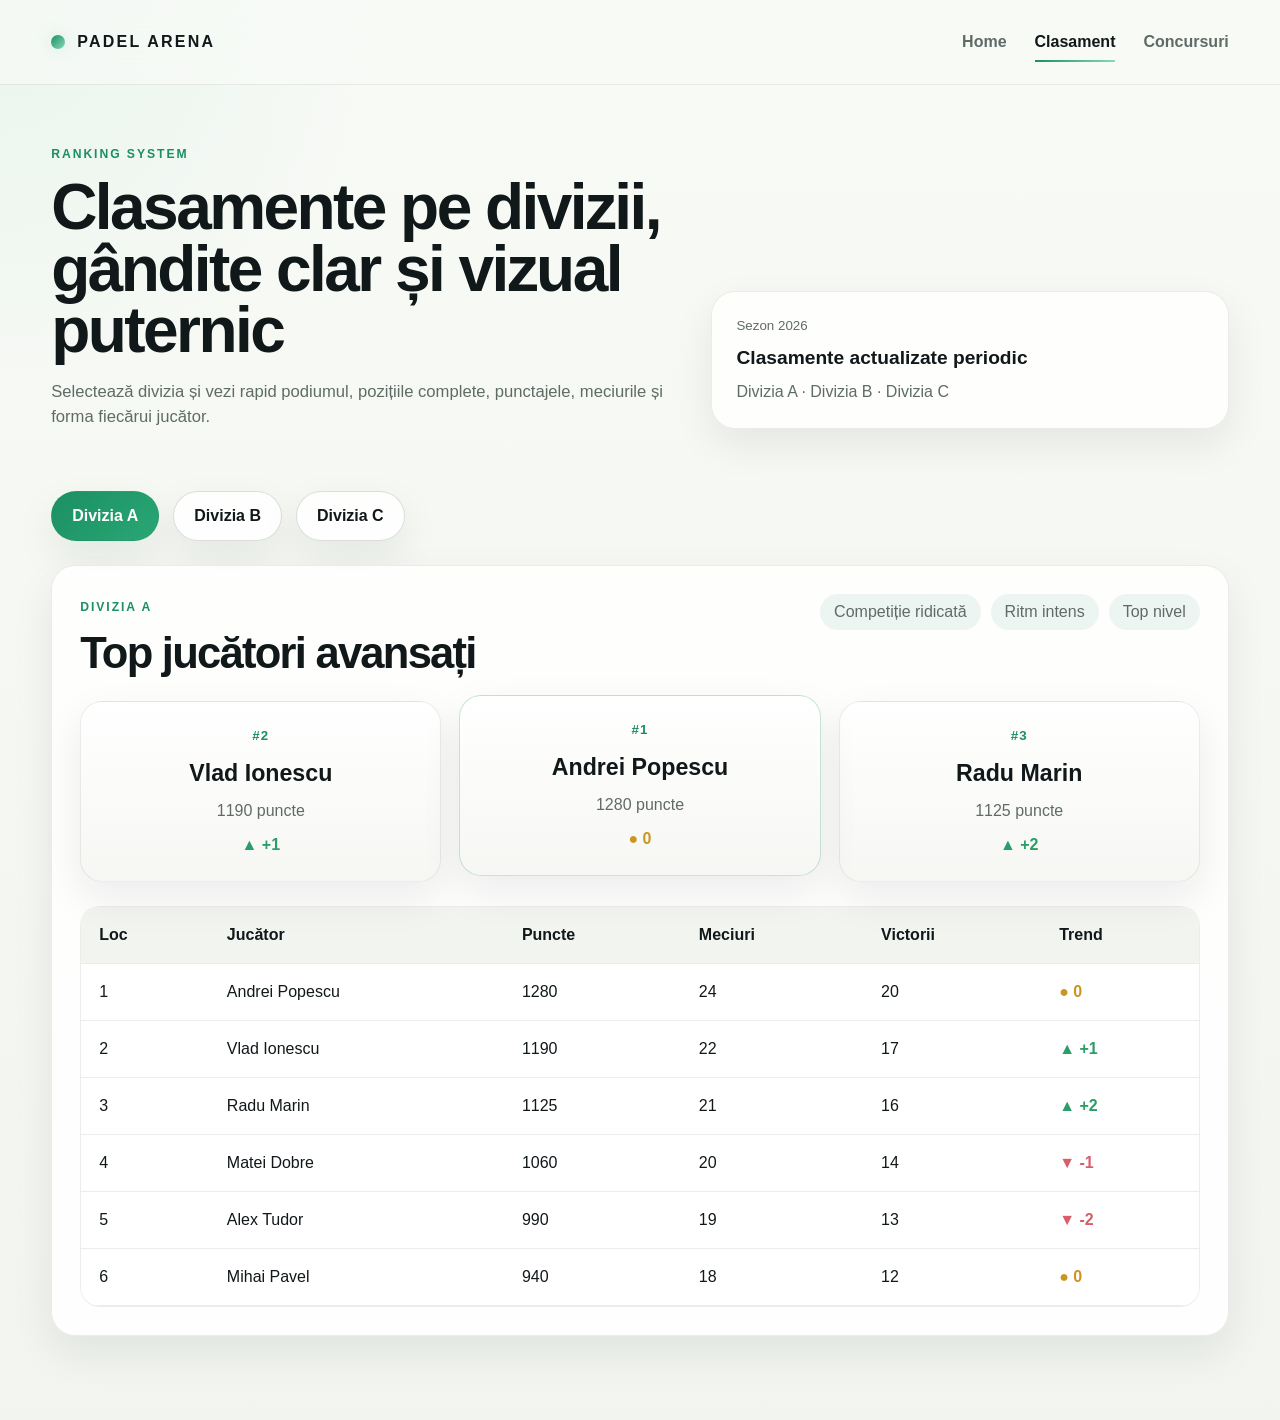
<file: clasament.html>
<!DOCTYPE html>
<html lang="ro">
<head>
  <meta charset="UTF-8" />
  <meta name="viewport" content="width=device-width, initial-scale=1.0" />
  <title>Clasament - Padel Arena</title>
  <meta name="description" content="Clasamente Padel Arena pe divizii, cu podium și tabel complet de jucători." />
  <link rel="stylesheet" href="style.css" />
</head>
<body class="theme-light">
  <header class="site-header">
    <div class="container header-inner">
      <a href="index.html" class="brand">
        <span class="brand-mark"></span>
        <span class="brand-text">PADEL ARENA</span>
      </a>

      <nav class="desktop-nav">
        <a href="index.html">Home</a>
        <a href="clasament.html" class="active">Clasament</a>
        <a href="concursuri.html">Concursuri</a>
      </nav>

      <button class="mobile-toggle" id="mobileToggle" aria-label="Deschide meniul">
        <span></span>
        <span></span>
      </button>
    </div>

    <div class="mobile-nav" id="mobileNav">
      <a href="index.html">Home</a>
      <a href="clasament.html" class="active">Clasament</a>
      <a href="concursuri.html">Concursuri</a>
    </div>
  </header>

  <main>
    <section class="ranking-hero">
      <div class="container ranking-hero-grid">
        <div class="reveal">
          <div class="eyebrow">Ranking System</div>
          <h1>Clasamente pe divizii, gândite clar și vizual puternic</h1>
          <p class="ranking-hero-text">
            Selectează divizia și vezi rapid podiumul, pozițiile complete,
            punctajele, meciurile și forma fiecărui jucător.
          </p>
        </div>

        <div class="ranking-hero-card reveal delay-1">
          <small>Sezon 2026</small>
          <strong>Clasamente actualizate periodic</strong>
          <span>Divizia A · Divizia B · Divizia C</span>
        </div>
      </div>
    </section>

    <section class="section ranking-page-section">
      <div class="container">
        <div class="division-switch reveal">
          <button class="division-btn active" data-target="division-a">Divizia A</button>
          <button class="division-btn" data-target="division-b">Divizia B</button>
          <button class="division-btn" data-target="division-c">Divizia C</button>
        </div>

        <div class="division-panel active reveal" id="division-a">
          <div class="division-header">
            <div>
              <div class="eyebrow">Divizia A</div>
              <h2>Top jucători avansați</h2>
            </div>
            <div class="division-summary">
              <span>Competiție ridicată</span>
              <span>Ritm intens</span>
              <span>Top nivel</span>
            </div>
          </div>

          <div class="podium-grid">
            <div class="podium-card second">
              <small>#2</small>
              <h3>Vlad Ionescu</h3>
              <p>1190 puncte</p>
              <span class="trend up">▲ +1</span>
            </div>

            <div class="podium-card first">
              <small>#1</small>
              <h3>Andrei Popescu</h3>
              <p>1280 puncte</p>
              <span class="trend steady">● 0</span>
            </div>

            <div class="podium-card third">
              <small>#3</small>
              <h3>Radu Marin</h3>
              <p>1125 puncte</p>
              <span class="trend up">▲ +2</span>
            </div>
          </div>

          <div class="ranking-table-wrap">
            <table class="ranking-table">
              <thead>
                <tr>
                  <th>Loc</th>
                  <th>Jucător</th>
                  <th>Puncte</th>
                  <th>Meciuri</th>
                  <th>Victorii</th>
                  <th>Trend</th>
                </tr>
              </thead>
              <tbody>
                <tr><td>1</td><td>Andrei Popescu</td><td>1280</td><td>24</td><td>20</td><td><span class="trend steady">● 0</span></td></tr>
                <tr><td>2</td><td>Vlad Ionescu</td><td>1190</td><td>22</td><td>17</td><td><span class="trend up">▲ +1</span></td></tr>
                <tr><td>3</td><td>Radu Marin</td><td>1125</td><td>21</td><td>16</td><td><span class="trend up">▲ +2</span></td></tr>
                <tr><td>4</td><td>Matei Dobre</td><td>1060</td><td>20</td><td>14</td><td><span class="trend down">▼ -1</span></td></tr>
                <tr><td>5</td><td>Alex Tudor</td><td>990</td><td>19</td><td>13</td><td><span class="trend down">▼ -2</span></td></tr>
                <tr><td>6</td><td>Mihai Pavel</td><td>940</td><td>18</td><td>12</td><td><span class="trend steady">● 0</span></td></tr>
              </tbody>
            </table>
          </div>
        </div>

        <div class="division-panel" id="division-b">
          <div class="division-header">
            <div>
              <div class="eyebrow">Divizia B</div>
              <h2>Top jucători intermediari</h2>
            </div>
            <div class="division-summary">
              <span>Progres constant</span>
              <span>Cel mai activ nivel</span>
              <span>Competiție echilibrată</span>
            </div>
          </div>

          <div class="podium-grid">
            <div class="podium-card second">
              <small>#2</small>
              <h3>Paul Ilie</h3>
              <p>835 puncte</p>
              <span class="trend up">▲ +1</span>
            </div>

            <div class="podium-card first">
              <small>#1</small>
              <h3>Cristian Ene</h3>
              <p>860 puncte</p>
              <span class="trend steady">● 0</span>
            </div>

            <div class="podium-card third">
              <small>#3</small>
              <h3>Robert Toma</h3>
              <p>790 puncte</p>
              <span class="trend down">▼ -1</span>
            </div>
          </div>

          <div class="ranking-table-wrap">
            <table class="ranking-table">
              <thead>
                <tr>
                  <th>Loc</th>
                  <th>Jucător</th>
                  <th>Puncte</th>
                  <th>Meciuri</th>
                  <th>Victorii</th>
                  <th>Trend</th>
                </tr>
              </thead>
              <tbody>
                <tr><td>1</td><td>Cristian Ene</td><td>860</td><td>18</td><td>13</td><td><span class="trend steady">● 0</span></td></tr>
                <tr><td>2</td><td>Paul Ilie</td><td>835</td><td>18</td><td>12</td><td><span class="trend up">▲ +1</span></td></tr>
                <tr><td>3</td><td>Robert Toma</td><td>790</td><td>17</td><td>11</td><td><span class="trend down">▼ -1</span></td></tr>
                <tr><td>4</td><td>George Luca</td><td>755</td><td>17</td><td>10</td><td><span class="trend up">▲ +2</span></td></tr>
                <tr><td>5</td><td>David Neagu</td><td>720</td><td>16</td><td>10</td><td><span class="trend steady">● 0</span></td></tr>
                <tr><td>6</td><td>Ionuț Mureșan</td><td>690</td><td>15</td><td>9</td><td><span class="trend down">▼ -1</span></td></tr>
              </tbody>
            </table>
          </div>
        </div>

        <div class="division-panel" id="division-c">
          <div class="division-header">
            <div>
              <div class="eyebrow">Divizia C</div>
              <h2>Top jucători entry level</h2>
            </div>
            <div class="division-summary">
              <span>Accesibil</span>
              <span>Creștere rapidă</span>
              <span>Ideal pentru start</span>
            </div>
          </div>

          <div class="podium-grid">
            <div class="podium-card second">
              <small>#2</small>
              <h3>Denis Pavel</h3>
              <p>515 puncte</p>
              <span class="trend steady">● 0</span>
            </div>

            <div class="podium-card first">
              <small>#1</small>
              <h3>Sebastian Munteanu</h3>
              <p>540 puncte</p>
              <span class="trend up">▲ +1</span>
            </div>

            <div class="podium-card third">
              <small>#3</small>
              <h3>Eduard Stan</h3>
              <p>490 puncte</p>
              <span class="trend down">▼ -1</span>
            </div>
          </div>

          <div class="ranking-table-wrap">
            <table class="ranking-table">
              <thead>
                <tr>
                  <th>Loc</th>
                  <th>Jucător</th>
                  <th>Puncte</th>
                  <th>Meciuri</th>
                  <th>Victorii</th>
                  <th>Trend</th>
                </tr>
              </thead>
              <tbody>
                <tr><td>1</td><td>Sebastian Munteanu</td><td>540</td><td>14</td><td>9</td><td><span class="trend up">▲ +1</span></td></tr>
                <tr><td>2</td><td>Denis Pavel</td><td>515</td><td>14</td><td>8</td><td><span class="trend steady">● 0</span></td></tr>
                <tr><td>3</td><td>Eduard Stan</td><td>490</td><td>13</td><td>8</td><td><span class="trend down">▼ -1</span></td></tr>
                <tr><td>4</td><td>Florin Nica</td><td>470</td><td>13</td><td>7</td><td><span class="trend up">▲ +2</span></td></tr>
                <tr><td>5</td><td>Mihai Olaru</td><td>430</td><td>12</td><td>6</td><td><span class="trend steady">● 0</span></td></tr>
                <tr><td>6</td><td>Rareș Dumitru</td><td>405</td><td>12</td><td>5</td><td><span class="trend down">▼ -2</span></td></tr>
              </tbody>
            </table>
          </div>
        </div>
      </div>
    </section>
  </main>

  <script src="script.js"></script>
</body>
</html>
</file>
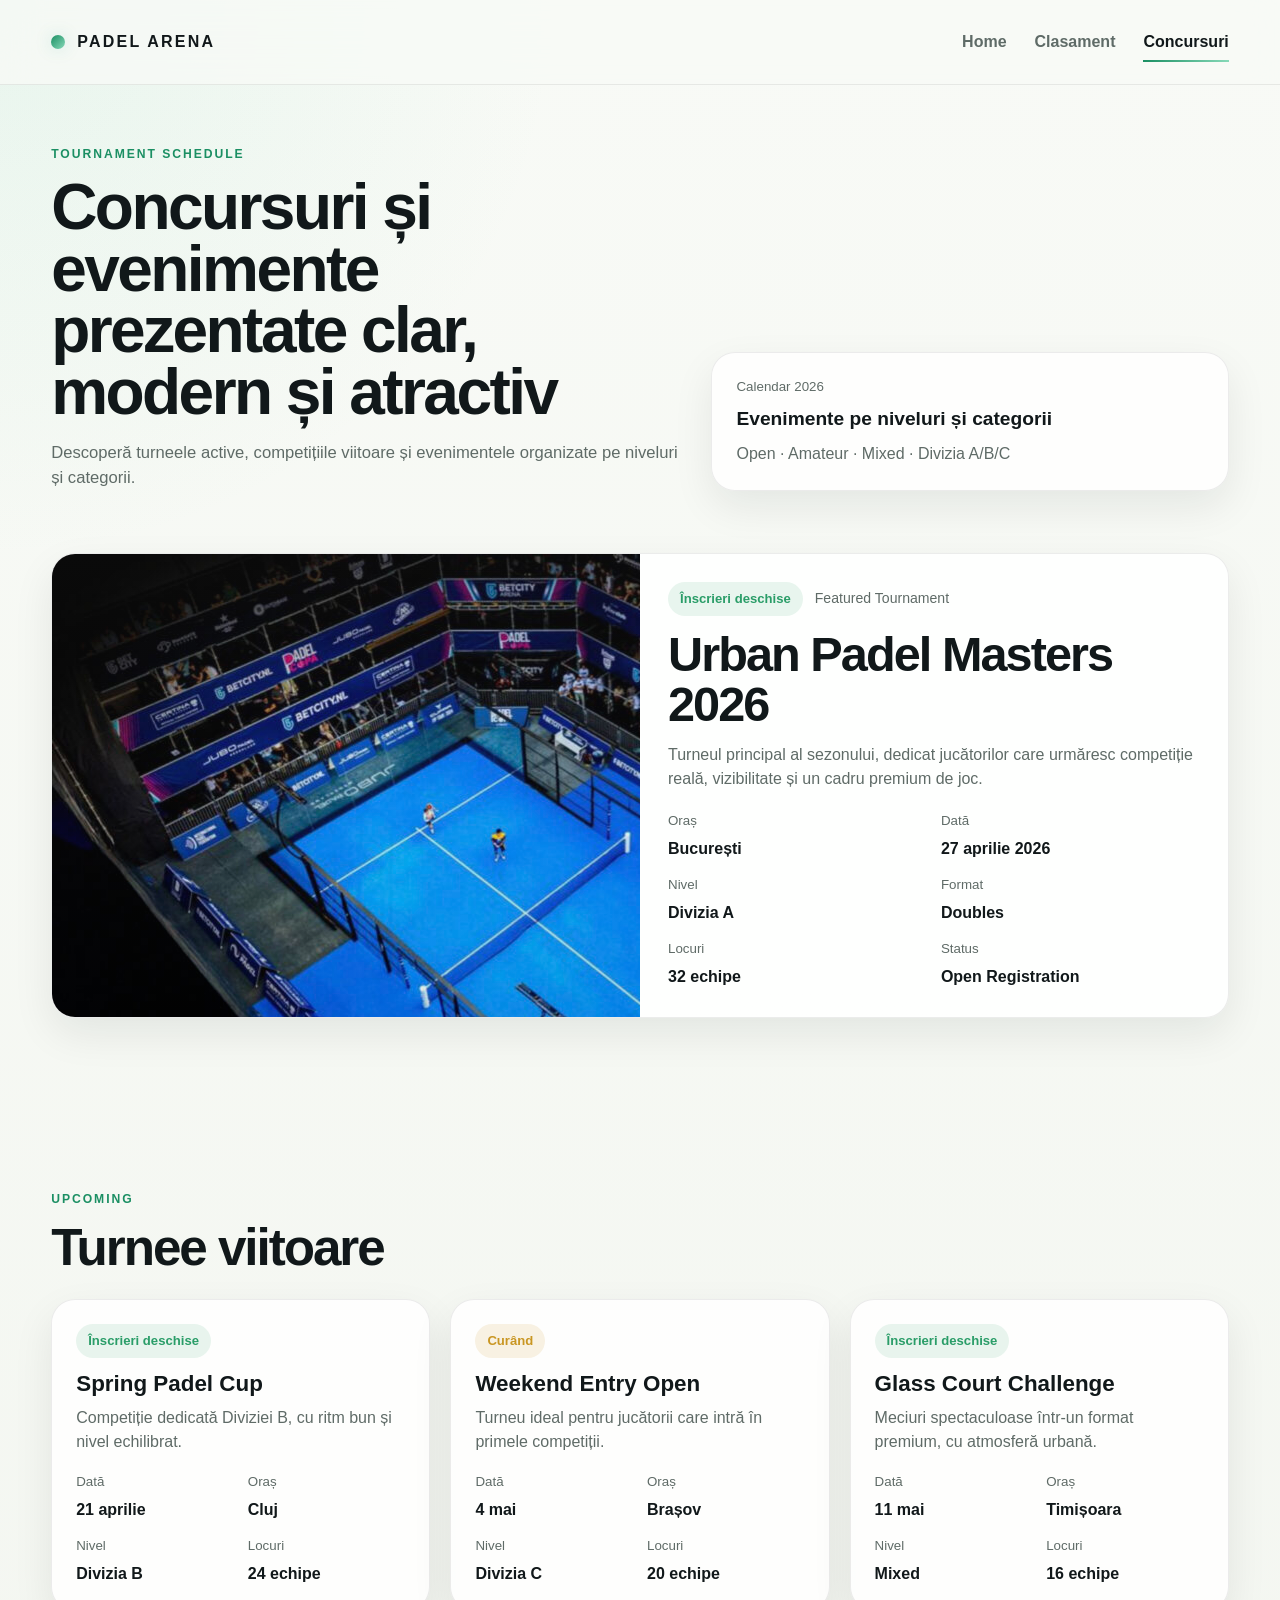
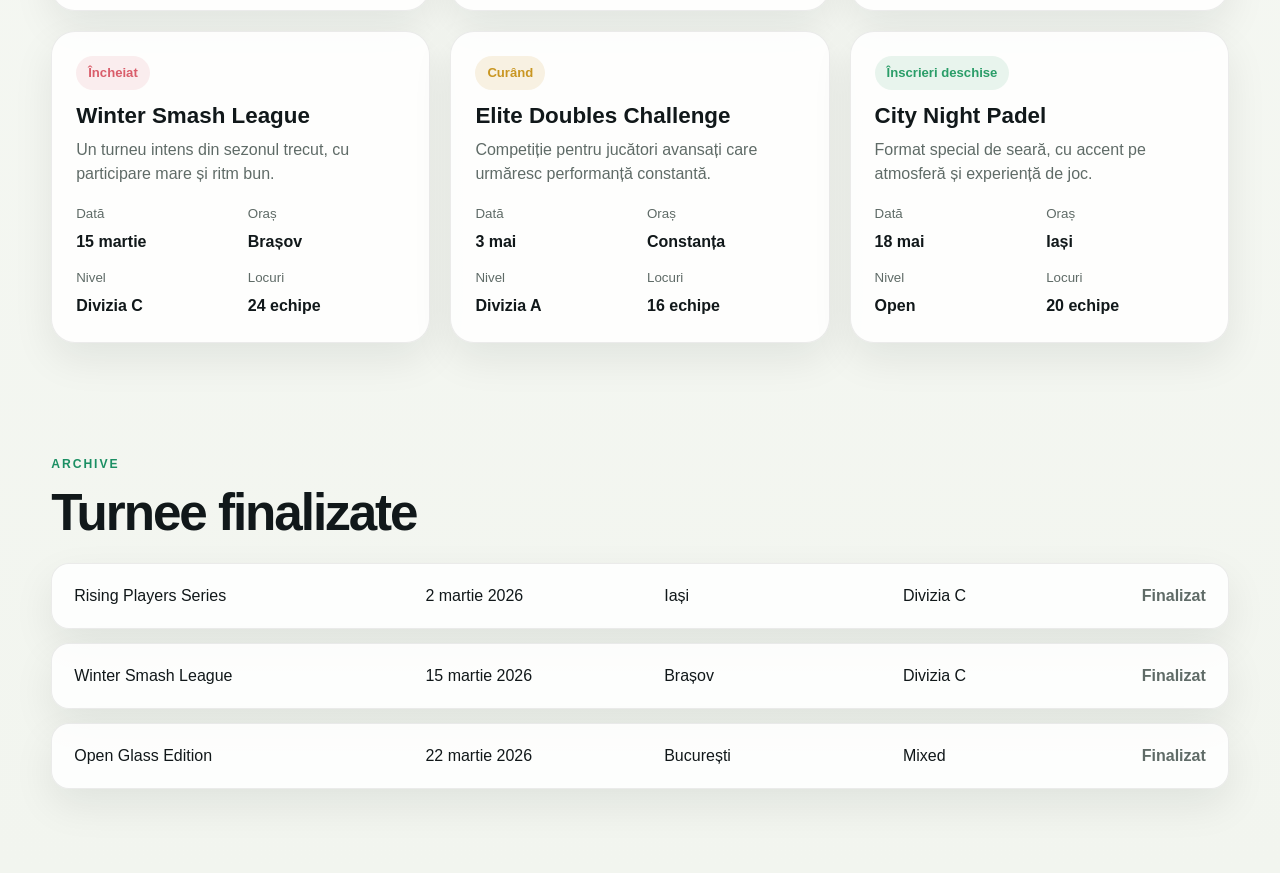
<file: concursuri.html>
<!DOCTYPE html>
<html lang="ro">
<head>
  <meta charset="UTF-8" />
  <meta name="viewport" content="width=device-width, initial-scale=1.0" />
  <title>Concursuri - Padel Arena</title>
  <meta name="description" content="Concursuri Padel Arena - featured events, turnee viitoare și evenimente pe divizii." />
  <link rel="stylesheet" href="style.css" />
</head>
<body class="theme-light">
  <header class="site-header">
    <div class="container header-inner">
      <a href="index.html" class="brand">
        <span class="brand-mark"></span>
        <span class="brand-text">PADEL ARENA</span>
      </a>

      <nav class="desktop-nav">
        <a href="index.html">Home</a>
        <a href="clasament.html">Clasament</a>
        <a href="concursuri.html" class="active">Concursuri</a>
      </nav>

      <button class="mobile-toggle" id="mobileToggle" aria-label="Deschide meniul">
        <span></span>
        <span></span>
      </button>
    </div>

    <div class="mobile-nav" id="mobileNav">
      <a href="index.html">Home</a>
      <a href="clasament.html">Clasament</a>
      <a href="concursuri.html" class="active">Concursuri</a>
    </div>
  </header>

  <main>
    <section class="events-hero">
      <div class="container events-hero-grid">
        <div class="reveal">
          <div class="eyebrow">Tournament Schedule</div>
          <h1>Concursuri și evenimente prezentate clar, modern și atractiv</h1>
          <p class="events-hero-text">
            Descoperă turneele active, competițiile viitoare și evenimentele
            organizate pe niveluri și categorii.
          </p>
        </div>

        <div class="events-hero-card reveal delay-1">
          <small>Calendar 2026</small>
          <strong>Evenimente pe niveluri și categorii</strong>
          <span>Open · Amateur · Mixed · Divizia A/B/C</span>
        </div>
      </div>
    </section>

    <section class="section events-page-section">
      <div class="container">
        <article class="event-feature reveal">
          <div class="event-feature-media image-padel-2"></div>

          <div class="event-feature-content">
            <div class="status-row">
              <span class="status-badge open">Înscrieri deschise</span>
              <span class="status-meta">Featured Tournament</span>
            </div>

            <h2>Urban Padel Masters 2026</h2>
            <p>
              Turneul principal al sezonului, dedicat jucătorilor care urmăresc
              competiție reală, vizibilitate și un cadru premium de joc.
            </p>

            <div class="event-feature-grid">
              <div><small>Oraș</small><strong>București</strong></div>
              <div><small>Dată</small><strong>27 aprilie 2026</strong></div>
              <div><small>Nivel</small><strong>Divizia A</strong></div>
              <div><small>Format</small><strong>Doubles</strong></div>
              <div><small>Locuri</small><strong>32 echipe</strong></div>
              <div><small>Status</small><strong>Open Registration</strong></div>
            </div>
          </div>
        </article>
      </div>
    </section>

    <section class="section compact-section">
      <div class="container">
        <div class="section-top reveal">
          <div>
            <div class="eyebrow">Upcoming</div>
            <h2>Turnee viitoare</h2>
          </div>
        </div>

        <div class="events-grid">
          <article class="event-card reveal">
            <span class="status-badge open">Înscrieri deschise</span>
            <h3>Spring Padel Cup</h3>
            <p>Competiție dedicată Diviziei B, cu ritm bun și nivel echilibrat.</p>
            <div class="event-mini-grid">
              <div><small>Dată</small><strong>21 aprilie</strong></div>
              <div><small>Oraș</small><strong>Cluj</strong></div>
              <div><small>Nivel</small><strong>Divizia B</strong></div>
              <div><small>Locuri</small><strong>24 echipe</strong></div>
            </div>
          </article>

          <article class="event-card reveal delay-1">
            <span class="status-badge soon">Curând</span>
            <h3>Weekend Entry Open</h3>
            <p>Turneu ideal pentru jucătorii care intră în primele competiții.</p>
            <div class="event-mini-grid">
              <div><small>Dată</small><strong>4 mai</strong></div>
              <div><small>Oraș</small><strong>Brașov</strong></div>
              <div><small>Nivel</small><strong>Divizia C</strong></div>
              <div><small>Locuri</small><strong>20 echipe</strong></div>
            </div>
          </article>

          <article class="event-card reveal delay-2">
            <span class="status-badge open">Înscrieri deschise</span>
            <h3>Glass Court Challenge</h3>
            <p>Meciuri spectaculoase într-un format premium, cu atmosferă urbană.</p>
            <div class="event-mini-grid">
              <div><small>Dată</small><strong>11 mai</strong></div>
              <div><small>Oraș</small><strong>Timișoara</strong></div>
              <div><small>Nivel</small><strong>Mixed</strong></div>
              <div><small>Locuri</small><strong>16 echipe</strong></div>
            </div>
          </article>

          <article class="event-card reveal">
            <span class="status-badge closed">Încheiat</span>
            <h3>Winter Smash League</h3>
            <p>Un turneu intens din sezonul trecut, cu participare mare și ritm bun.</p>
            <div class="event-mini-grid">
              <div><small>Dată</small><strong>15 martie</strong></div>
              <div><small>Oraș</small><strong>Brașov</strong></div>
              <div><small>Nivel</small><strong>Divizia C</strong></div>
              <div><small>Locuri</small><strong>24 echipe</strong></div>
            </div>
          </article>

          <article class="event-card reveal delay-1">
            <span class="status-badge soon">Curând</span>
            <h3>Elite Doubles Challenge</h3>
            <p>Competiție pentru jucători avansați care urmăresc performanță constantă.</p>
            <div class="event-mini-grid">
              <div><small>Dată</small><strong>3 mai</strong></div>
              <div><small>Oraș</small><strong>Constanța</strong></div>
              <div><small>Nivel</small><strong>Divizia A</strong></div>
              <div><small>Locuri</small><strong>16 echipe</strong></div>
            </div>
          </article>

          <article class="event-card reveal delay-2">
            <span class="status-badge open">Înscrieri deschise</span>
            <h3>City Night Padel</h3>
            <p>Format special de seară, cu accent pe atmosferă și experiență de joc.</p>
            <div class="event-mini-grid">
              <div><small>Dată</small><strong>18 mai</strong></div>
              <div><small>Oraș</small><strong>Iași</strong></div>
              <div><small>Nivel</small><strong>Open</strong></div>
              <div><small>Locuri</small><strong>20 echipe</strong></div>
            </div>
          </article>
        </div>
      </div>
    </section>

    <section class="section archive-section">
      <div class="container">
        <div class="section-top reveal">
          <div>
            <div class="eyebrow">Archive</div>
            <h2>Turnee finalizate</h2>
          </div>
        </div>

        <div class="archive-list">
          <div class="archive-row reveal">
            <span>Rising Players Series</span>
            <span>2 martie 2026</span>
            <span>Iași</span>
            <span>Divizia C</span>
            <span class="archive-status">Finalizat</span>
          </div>

          <div class="archive-row reveal delay-1">
            <span>Winter Smash League</span>
            <span>15 martie 2026</span>
            <span>Brașov</span>
            <span>Divizia C</span>
            <span class="archive-status">Finalizat</span>
          </div>

          <div class="archive-row reveal delay-2">
            <span>Open Glass Edition</span>
            <span>22 martie 2026</span>
            <span>București</span>
            <span>Mixed</span>
            <span class="archive-status">Finalizat</span>
          </div>
        </div>
      </div>
    </section>
  </main>

  <script src="script.js"></script>
</body>
</html>
</file>
<file: style.css>
* {
  margin: 0;
  padding: 0;
  box-sizing: border-box;
}

:root {
  --bg: #f6f7f3;
  --bg-soft: #eef1ea;
  --panel: rgba(255, 255, 255, 0.82);
  --panel-solid: #ffffff;
  --panel-soft: #f2f4ef;
  --line: rgba(16, 24, 20, 0.08);
  --line-strong: rgba(16, 24, 20, 0.14);
  --text: #11181a;
  --muted: #5f6b67;
  --accent: #1b8f63;
  --accent-2: #87d9b8;
  --danger: #d95d6a;
  --success: #2a9d68;
  --warning: #c99622;
  --shadow-lg: 0 28px 70px rgba(17, 24, 26, 0.10);
  --shadow-md: 0 16px 40px rgba(17, 24, 26, 0.08);
  --radius-xl: 32px;
  --radius-lg: 24px;
  --radius-md: 16px;
  --radius-sm: 12px;
  --container: 1280px;
  --header-height: 84px;
}

html {
  scroll-behavior: smooth;
}

body {
  font-family: Inter, Arial, Helvetica, sans-serif;
  background:
    radial-gradient(circle at top left, rgba(135, 217, 184, 0.14), transparent 20%),
    linear-gradient(180deg, #f8faf6 0%, #f2f5ef 100%);
  color: var(--text);
  line-height: 1.5;
  overflow-x: hidden;
}

a {
  text-decoration: none;
  color: inherit;
}

button {
  font: inherit;
}

.container {
  width: min(var(--container), 92%);
  margin: 0 auto;
}

.section {
  padding: 84px 0;
}

.site-header {
  position: sticky;
  top: 0;
  z-index: 1000;
  backdrop-filter: blur(18px);
  background: rgba(248, 250, 246, 0.78);
  border-bottom: 1px solid var(--line);
}

.header-inner {
  min-height: var(--header-height);
  display: flex;
  align-items: center;
  justify-content: space-between;
  gap: 24px;
}

.brand {
  display: inline-flex;
  align-items: center;
  gap: 12px;
}

.brand-mark {
  width: 14px;
  height: 14px;
  border-radius: 50%;
  background: linear-gradient(135deg, var(--accent), var(--accent-2));
  box-shadow: 0 0 18px rgba(27, 143, 99, 0.18);
}

.brand-text {
  font-size: 1rem;
  font-weight: 800;
  letter-spacing: 0.14em;
}

.desktop-nav {
  display: flex;
  align-items: center;
  gap: 28px;
}

.desktop-nav a,
.mobile-nav a {
  color: var(--muted);
  font-weight: 600;
  transition: 0.25s ease;
  position: relative;
}

.desktop-nav a:hover,
.desktop-nav a.active,
.mobile-nav a:hover,
.mobile-nav a.active {
  color: var(--text);
}

.desktop-nav a.active::after {
  content: "";
  position: absolute;
  left: 0;
  bottom: -8px;
  width: 100%;
  height: 2px;
  background: linear-gradient(90deg, var(--accent), var(--accent-2));
}

.mobile-toggle {
  display: none;
  width: 48px;
  height: 48px;
  border: 1px solid var(--line-strong);
  background: white;
  border-radius: 14px;
  cursor: pointer;
}

.mobile-toggle span {
  display: block;
  width: 19px;
  height: 2px;
  background: var(--text);
  margin: 5px auto;
}

.mobile-nav {
  display: none;
  flex-direction: column;
  gap: 16px;
  padding: 0 4% 18px;
  background: rgba(248, 250, 246, 0.95);
  border-top: 1px solid var(--line);
}

.mobile-nav.open {
  display: flex;
}

.hero {
  position: relative;
  min-height: calc(100vh - var(--header-height));
  display: flex;
  align-items: center;
  overflow: hidden;
}

.hero-home {
  padding: 40px 0 54px;
}

.hero-bg {
  position: absolute;
  inset: 0;
  background:
    linear-gradient(90deg, rgba(248,250,246,0.95) 0%, rgba(248,250,246,0.78) 44%, rgba(248,250,246,0.48) 100%),
    url("images/hero-padel.jpg") center/cover no-repeat;
  transform: scale(1.02);
}

.hero-overlay {
  position: absolute;
  inset: 0;
  background:
    radial-gradient(circle at 20% 20%, rgba(135,217,184,0.18), transparent 24%),
    radial-gradient(circle at 80% 30%, rgba(27,143,99,0.08), transparent 22%);
}

.hero-content {
  position: relative;
  z-index: 2;
  display: grid;
  grid-template-columns: 1.05fr 0.95fr;
  gap: 38px;
  align-items: center;
}

.eyebrow {
  display: inline-block;
  margin-bottom: 14px;
  color: var(--accent);
  text-transform: uppercase;
  font-weight: 800;
  letter-spacing: 0.16em;
  font-size: 0.76rem;
}

.hero-copy h1 {
  font-size: clamp(2.5rem, 5.5vw, 5rem);
  line-height: 0.95;
  letter-spacing: -0.04em;
  max-width: 780px;
}

.hero-lead,
.editorial-text p,
.feature-big p,
.feature-small p,
.tournament-body p,
.ranking-preview-left p {
  color: var(--muted);
}

.hero-lead {
  margin-top: 18px;
  max-width: 620px;
  font-size: 1.06rem;
}

.hero-actions {
  display: flex;
  gap: 14px;
  flex-wrap: wrap;
  margin-top: 28px;
}

.btn {
  min-height: 52px;
  padding: 0 22px;
  border-radius: 999px;
  display: inline-flex;
  align-items: center;
  justify-content: center;
  font-weight: 700;
  transition: 0.25s ease;
}

.btn-primary {
  background: linear-gradient(135deg, var(--accent), #2aa774);
  color: white;
  box-shadow: 0 10px 28px rgba(27, 143, 99, 0.16);
}

.btn-primary:hover {
  transform: translateY(-2px);
}

.btn-secondary {
  border: 1px solid var(--line-strong);
  background: rgba(255,255,255,0.78);
  color: var(--text);
}

.btn-secondary:hover {
  transform: translateY(-2px);
  background: white;
}

.hero-metrics {
  margin-top: 28px;
  display: grid;
  grid-template-columns: repeat(3, 1fr);
  gap: 14px;
  max-width: 760px;
}

.metric-card {
  padding: 18px;
  border-radius: 18px;
  border: 1px solid var(--line);
  background: rgba(255,255,255,0.72);
  backdrop-filter: blur(10px);
  box-shadow: var(--shadow-md);
}

.metric-card strong {
  display: block;
  font-size: 1.85rem;
  margin-bottom: 6px;
}

.metric-card span {
  color: var(--muted);
  font-size: 0.95rem;
}

.glass-card {
  border: 1px solid var(--line);
  background: rgba(255,255,255,0.76);
  backdrop-filter: blur(16px);
  box-shadow: var(--shadow-lg);
}

.hero-side {
  position: relative;
  min-height: 520px;
}

.score-panel {
  position: absolute;
  inset: 38px 0 72px 40px;
  border-radius: var(--radius-xl);
  padding: 26px;
}

.score-head {
  display: flex;
  align-items: center;
  gap: 10px;
  color: var(--muted);
  margin-bottom: 24px;
  font-size: 0.95rem;
}

.live-dot {
  width: 10px;
  height: 10px;
  border-radius: 50%;
  background: #f05c68;
  box-shadow: 0 0 12px rgba(240, 92, 104, 0.4);
}

.score-main {
  display: grid;
  grid-template-columns: 1fr auto auto 1fr;
  gap: 18px;
  align-items: center;
  margin-bottom: 22px;
}

.player-block small,
.score-footer small,
.floating-tile small,
.event-meta-grid small {
  color: var(--muted);
  display: block;
  margin-bottom: 6px;
}

.player-block h3 {
  font-size: 1.25rem;
}

.align-right {
  text-align: right;
}

.score-numbers {
  display: flex;
  flex-direction: column;
  gap: 10px;
}

.score-numbers span {
  width: 60px;
  height: 60px;
  border-radius: 16px;
  display: grid;
  place-items: center;
  background: rgba(17,24,26,0.05);
  font-size: 1.45rem;
  font-weight: 800;
}

.score-numbers.alt span {
  background: rgba(27,143,99,0.10);
  color: var(--accent);
}

.score-footer {
  display: grid;
  grid-template-columns: 1fr 1fr;
  gap: 18px;
  padding-top: 18px;
  border-top: 1px solid var(--line);
}

.floating-tile {
  position: absolute;
  border-radius: 20px;
  padding: 18px;
  width: 230px;
}

.floating-tile strong {
  display: block;
  margin-bottom: 5px;
  font-size: 1.02rem;
}

.floating-tile span {
  color: var(--muted);
  font-size: 0.92rem;
}

.tile-one {
  top: 0;
  right: 0;
}

.tile-two {
  bottom: 0;
  left: 0;
}

.marquee-strip {
  overflow: hidden;
  border-top: 1px solid var(--line);
  border-bottom: 1px solid var(--line);
  background: rgba(255,255,255,0.55);
}

.marquee-track {
  display: flex;
  gap: 54px;
  padding: 16px 0;
  width: max-content;
  animation: marquee 28s linear infinite;
}

.marquee-track span {
  color: rgba(17,24,26,0.72);
  letter-spacing: 0.22em;
  font-size: 0.84rem;
  font-weight: 800;
  text-transform: uppercase;
}

@keyframes marquee {
  from { transform: translateX(0); }
  to { transform: translateX(-50%); }
}

.editorial-grid {
  display: grid;
  grid-template-columns: 1fr 1fr;
  gap: 34px;
  align-items: center;
}

.editorial-text h2,
.section-top h2,
.ranking-preview-left h2 {
  font-size: clamp(2rem, 4vw, 3.2rem);
  line-height: 1.02;
  letter-spacing: -0.04em;
}

.editorial-text p {
  margin-top: 16px;
  max-width: 620px;
}

.editorial-image,
.tournament-media,
.gallery-item {
  border-radius: var(--radius-xl);
  box-shadow: var(--shadow-lg);
  min-height: 320px;
  background-size: cover;
  background-position: center;
}

.image-padel-1 {
  background-image:
    linear-gradient(rgba(255,255,255,0.06), rgba(17,24,26,0.10)),
    url("images/padel-editorial.jpg");
  min-height: 460px;
}

.image-padel-2 {
  background-image:
    linear-gradient(rgba(255,255,255,0.04), rgba(17,24,26,0.08)),
    url("images/tournament-feature.jpg");
}

.image-padel-3 {
  background-image: url("images/gallery-1.jpg");
  min-height: 420px;
}

.image-padel-4 {
  background-image: url("images/gallery-2.jpg");
  min-height: 250px;
}

.image-padel-5 {
  background-image: url("images/gallery-3.jpg");
  min-height: 250px;
}

.image-padel-6 {
  background-image: url("images/gallery-4.jpg");
  min-height: 250px;
}

.split-feature-grid {
  display: grid;
  grid-template-columns: 1.1fr 0.95fr 0.95fr;
  gap: 22px;
}

.feature-big,
.feature-small,
.mini-event,
.rank-card,
.tournament-card {
  border: 1px solid var(--line);
  background: rgba(255,255,255,0.84);
  border-radius: var(--radius-lg);
  box-shadow: var(--shadow-md);
}

.feature-big,
.feature-small,
.mini-event,
.rank-card {
  padding: 26px;
}

.feature-big h3,
.feature-small h4,
.mini-event h4,
.rank-card h4 {
  font-size: 1.35rem;
  margin-bottom: 12px;
  line-height: 1.1;
}

.feature-chip {
  display: inline-flex;
  padding: 7px 12px;
  border-radius: 999px;
  background: rgba(27,143,99,0.08);
  color: var(--accent);
  font-size: 0.82rem;
  font-weight: 700;
  margin-bottom: 16px;
}

.text-link {
  display: inline-block;
  margin-top: 18px;
  color: var(--accent);
  font-weight: 700;
}

.section-top {
  display: flex;
  align-items: end;
  justify-content: space-between;
  gap: 24px;
  margin-bottom: 24px;
}

.tournament-grid-home {
  display: grid;
  grid-template-columns: 1.3fr 1fr 1fr;
  gap: 20px;
}

.tournament-card.featured {
  grid-row: span 2;
  overflow: hidden;
  display: flex;
  flex-direction: column;
}

.tournament-media {
  min-height: 260px;
  border-radius: 0;
}

.tournament-body {
  padding: 24px;
}

.status-row {
  display: flex;
  align-items: center;
  gap: 12px;
  flex-wrap: wrap;
  margin-bottom: 14px;
}

.status-badge {
  display: inline-flex;
  align-items: center;
  justify-content: center;
  min-height: 34px;
  padding: 0 12px;
  border-radius: 999px;
  font-size: 0.82rem;
  font-weight: 800;
}

.status-badge.open {
  background: rgba(42,157,104,0.10);
  color: var(--success);
}

.status-meta {
  color: var(--muted);
  font-size: 0.88rem;
}

.tournament-body h3 {
  font-size: 1.9rem;
  line-height: 1;
  margin-bottom: 14px;
}

.event-meta-grid {
  display: grid;
  grid-template-columns: repeat(2, 1fr);
  gap: 14px;
  margin-top: 18px;
}

.mini-event small {
  color: var(--accent);
  font-weight: 800;
  letter-spacing: 0.12em;
  text-transform: uppercase;
}

.mini-event h4 {
  margin-top: 10px;
}

.mini-event p,
.rank-card p {
  color: var(--muted);
}

.ranking-preview-grid {
  display: grid;
  grid-template-columns: 1fr 1fr;
  gap: 26px;
  align-items: center;
}

.ranking-cards {
  display: grid;
  grid-template-columns: repeat(3, 1fr);
  gap: 16px;
}

.rank-card span {
  display: inline-flex;
  margin-bottom: 18px;
  color: var(--accent);
  font-weight: 800;
  font-size: 1.25rem;
}

.rank-1 {
  transform: translateY(-12px);
}

.gallery-grid {
  display: grid;
  grid-template-columns: 1.05fr 1fr 1fr;
  grid-template-rows: 220px 220px;
  gap: 16px;
}

.gallery-item.tall {
  grid-row: span 2;
}

.gallery-item.wide {
  grid-column: span 2;
}

.reveal {
  opacity: 0;
  transform: translateY(30px);
  transition: opacity 0.8s ease, transform 0.8s ease;
}

.reveal.visible {
  opacity: 1;
  transform: translateY(0);
}

.delay-1 {
  transition-delay: 0.12s;
}

.delay-2 {
  transition-delay: 0.24s;
}

@media (max-width: 1200px) {
  .hero-content,
  .editorial-grid,
  .ranking-preview-grid {
    grid-template-columns: 1fr;
  }

  .hero-side {
    min-height: 460px;
  }

  .score-panel {
    inset: 30px 70px 64px 0;
  }

  .split-feature-grid,
  .tournament-grid-home,
  .gallery-grid {
    grid-template-columns: 1fr 1fr;
  }

  .tournament-card.featured {
    grid-column: span 2;
    grid-row: auto;
  }

  .gallery-item.tall,
  .gallery-item.wide {
    grid-column: auto;
    grid-row: auto;
  }
}

@media (max-width: 860px) {
  .desktop-nav {
    display: none;
  }

  .mobile-toggle {
    display: block;
  }

  .hero {
    min-height: auto;
  }

  .hero-home {
    padding: 30px 0 44px;
  }

  .hero-copy h1,
  .editorial-text h2,
  .section-top h2,
  .ranking-preview-left h2 {
    font-size: 2.2rem;
  }

  .hero-metrics,
  .ranking-cards,
  .split-feature-grid,
  .tournament-grid-home,
  .gallery-grid {
    grid-template-columns: 1fr;
  }

  .hero-side {
    min-height: 400px;
  }

  .score-panel {
    position: relative;
    inset: auto;
    margin-top: 10px;
  }

  .tile-one,
  .tile-two {
    position: static;
    width: 100%;
    margin-top: 14px;
  }

  .score-main {
    grid-template-columns: 1fr;
    text-align: left;
  }

  .align-right {
    text-align: left;
  }

  .score-numbers,
  .score-numbers.alt {
    flex-direction: row;
  }

  .score-footer {
    grid-template-columns: 1fr;
  }

  .section {
    padding: 68px 0;
  }
}

@media (max-width: 560px) {
  :root {
    --header-height: 76px;
  }

  .brand-text {
    font-size: 0.88rem;
    letter-spacing: 0.12em;
  }

  .hero-copy h1,
  .editorial-text h2,
  .section-top h2,
  .ranking-preview-left h2 {
    font-size: 1.9rem;
  }

  .hero-lead {
    font-size: 1rem;
  }

  .btn {
    width: 100%;
  }

  .hero-actions {
    width: 100%;
  }

  .container {
    width: 92%;
  }
}

.ranking-hero,
.events-hero {
  padding: 56px 0 22px;
}

.ranking-hero-grid,
.events-hero-grid {
  display: grid;
  grid-template-columns: 1.1fr 0.9fr;
  gap: 28px;
  align-items: end;
}

.ranking-hero h1,
.events-hero h1 {
  font-size: clamp(2.3rem, 5vw, 4rem);
  line-height: 0.96;
  letter-spacing: -0.04em;
  max-width: 900px;
}

.ranking-hero-text,
.events-hero-text {
  margin-top: 18px;
  color: var(--muted);
  max-width: 700px;
  font-size: 1.04rem;
}

.ranking-hero-card,
.events-hero-card {
  padding: 24px;
  border: 1px solid var(--line);
  background: rgba(255,255,255,0.82);
  border-radius: var(--radius-lg);
  box-shadow: var(--shadow-md);
}

.ranking-hero-card small,
.events-hero-card small {
  color: var(--muted);
  display: block;
  margin-bottom: 8px;
}

.ranking-hero-card strong,
.events-hero-card strong {
  display: block;
  font-size: 1.2rem;
  margin-bottom: 8px;
}

.ranking-hero-card span,
.events-hero-card span {
  color: var(--muted);
}

.ranking-page-section,
.events-page-section {
  padding-top: 40px;
}

.division-switch {
  display: flex;
  gap: 14px;
  flex-wrap: wrap;
  margin-bottom: 24px;
}

.division-btn {
  min-height: 50px;
  padding: 0 20px;
  border-radius: 999px;
  border: 1px solid var(--line-strong);
  background: rgba(255,255,255,0.82);
  color: var(--text);
  cursor: pointer;
  font-weight: 700;
  transition: 0.25s ease;
  box-shadow: var(--shadow-md);
}

.division-btn:hover,
.division-btn.active {
  background: linear-gradient(135deg, var(--accent), #2aa774);
  color: white;
  border-color: transparent;
}

.division-panel {
  display: none;
  padding: 28px;
  border: 1px solid var(--line);
  background: rgba(255,255,255,0.84);
  border-radius: var(--radius-lg);
  box-shadow: var(--shadow-md);
}

.division-panel.active {
  display: block;
}

.division-header {
  display: flex;
  align-items: start;
  justify-content: space-between;
  gap: 18px;
  margin-bottom: 26px;
}

.division-header h2 {
  font-size: clamp(1.8rem, 3.4vw, 2.8rem);
  line-height: 1.02;
  letter-spacing: -0.04em;
}

.division-summary {
  display: flex;
  flex-wrap: wrap;
  gap: 10px;
}

.division-summary span {
  display: inline-flex;
  min-height: 36px;
  padding: 0 14px;
  align-items: center;
  border-radius: 999px;
  background: rgba(27,143,99,0.08);
  color: var(--muted);
}

.podium-grid {
  display: grid;
  grid-template-columns: repeat(3, 1fr);
  gap: 18px;
  margin-bottom: 24px;
}

.podium-card {
  padding: 24px;
  border-radius: 22px;
  background: linear-gradient(180deg, rgba(255,255,255,0.95), rgba(246,247,243,0.95));
  border: 1px solid var(--line);
  text-align: center;
  box-shadow: var(--shadow-md);
}

.podium-card.first {
  border-color: rgba(27,143,99,0.24);
  transform: translateY(-6px);
}

.podium-card small {
  color: var(--accent);
  display: block;
  margin-bottom: 10px;
  font-weight: 800;
  letter-spacing: 0.08em;
}

.podium-card h3 {
  font-size: 1.45rem;
  margin-bottom: 8px;
}

.podium-card p {
  color: var(--muted);
  margin-bottom: 10px;
}

.ranking-table-wrap {
  overflow-x: auto;
  border-radius: 20px;
  border: 1px solid var(--line);
  background: white;
}

.ranking-table {
  width: 100%;
  border-collapse: collapse;
  min-width: 720px;
  background: white;
}

.ranking-table thead {
  background: #f2f5ef;
}

.ranking-table th,
.ranking-table td {
  padding: 16px 18px;
  text-align: left;
  border-bottom: 1px solid var(--line);
}

.ranking-table tbody tr:hover {
  background: #f8faf6;
}

.trend {
  font-weight: 700;
}

.trend.up {
  color: var(--success);
}

.trend.down {
  color: var(--danger);
}

.trend.steady {
  color: var(--warning);
}

.event-feature {
  display: grid;
  grid-template-columns: 1fr 1fr;
  overflow: hidden;
  border: 1px solid var(--line);
  background: rgba(255,255,255,0.88);
  border-radius: var(--radius-lg);
  box-shadow: var(--shadow-md);
}

.event-feature-media {
  min-height: 100%;
  border-radius: 0;
}

.event-feature-content {
  padding: 28px;
}

.event-feature-content h2 {
  font-size: clamp(2rem, 3.8vw, 3.2rem);
  line-height: 1.02;
  letter-spacing: -0.04em;
  margin-bottom: 14px;
}

.event-feature-content p {
  color: var(--muted);
}

.event-feature-grid {
  display: grid;
  grid-template-columns: repeat(2, 1fr);
  gap: 14px;
  margin-top: 20px;
}

.event-feature-grid small,
.event-mini-grid small {
  color: var(--muted);
  display: block;
  margin-bottom: 6px;
}

.events-grid {
  display: grid;
  grid-template-columns: repeat(3, 1fr);
  gap: 20px;
}

.event-card {
  padding: 24px;
  border: 1px solid var(--line);
  background: rgba(255,255,255,0.86);
  border-radius: var(--radius-lg);
  box-shadow: var(--shadow-md);
}

.event-card h3 {
  font-size: 1.4rem;
  margin: 14px 0 10px;
  line-height: 1.08;
}

.event-card p {
  color: var(--muted);
}

.event-mini-grid {
  display: grid;
  grid-template-columns: repeat(2, 1fr);
  gap: 14px;
  margin-top: 18px;
}

.status-badge.soon {
  background: rgba(201,150,34,0.12);
  color: var(--warning);
}

.status-badge.closed {
  background: rgba(217,93,106,0.10);
  color: var(--danger);
}

.archive-section {
  padding-top: 24px;
}

.archive-list {
  display: grid;
  gap: 14px;
}

.archive-row {
  padding: 20px 22px;
  display: grid;
  grid-template-columns: 1.5fr 1fr 1fr 1fr auto;
  gap: 14px;
  align-items: center;
  border: 1px solid var(--line);
  background: rgba(255,255,255,0.84);
  border-radius: 18px;
  box-shadow: var(--shadow-md);
}

.archive-status {
  color: var(--muted);
  font-weight: 600;
}

@media (max-width: 1200px) {
  .ranking-hero-grid,
  .events-hero-grid,
  .event-feature,
  .events-grid {
    grid-template-columns: 1fr;
  }

  .podium-grid {
    grid-template-columns: 1fr 1fr 1fr;
  }

  .archive-row {
    grid-template-columns: 1.3fr 1fr 1fr 1fr;
  }

  .archive-row span:last-child {
    grid-column: 1 / -1;
  }
}

@media (max-width: 860px) {
  .ranking-hero,
  .events-hero {
    padding: 34px 0 12px;
  }

  .ranking-hero h1,
  .events-hero h1 {
    font-size: 2.2rem;
  }

  .division-header,
  .podium-grid,
  .event-feature-grid,
  .events-grid {
    grid-template-columns: 1fr;
    flex-direction: column;
    align-items: flex-start;
  }

  .podium-grid {
    display: grid;
  }

  .event-mini-grid {
    grid-template-columns: 1fr;
  }

  .archive-row {
    grid-template-columns: 1fr;
  }

  .division-panel,
  .event-feature-content,
  .event-card,
  .ranking-hero-card,
  .events-hero-card {
    padding: 22px;
  }
}

@media (max-width: 560px) {
  .ranking-hero h1,
  .events-hero h1,
  .division-header h2,
  .event-feature-content h2 {
    font-size: 1.9rem;
  }

  .division-switch {
    display: grid;
    grid-template-columns: 1fr;
  }

  .division-btn {
    width: 100%;
  }
}
</file>
